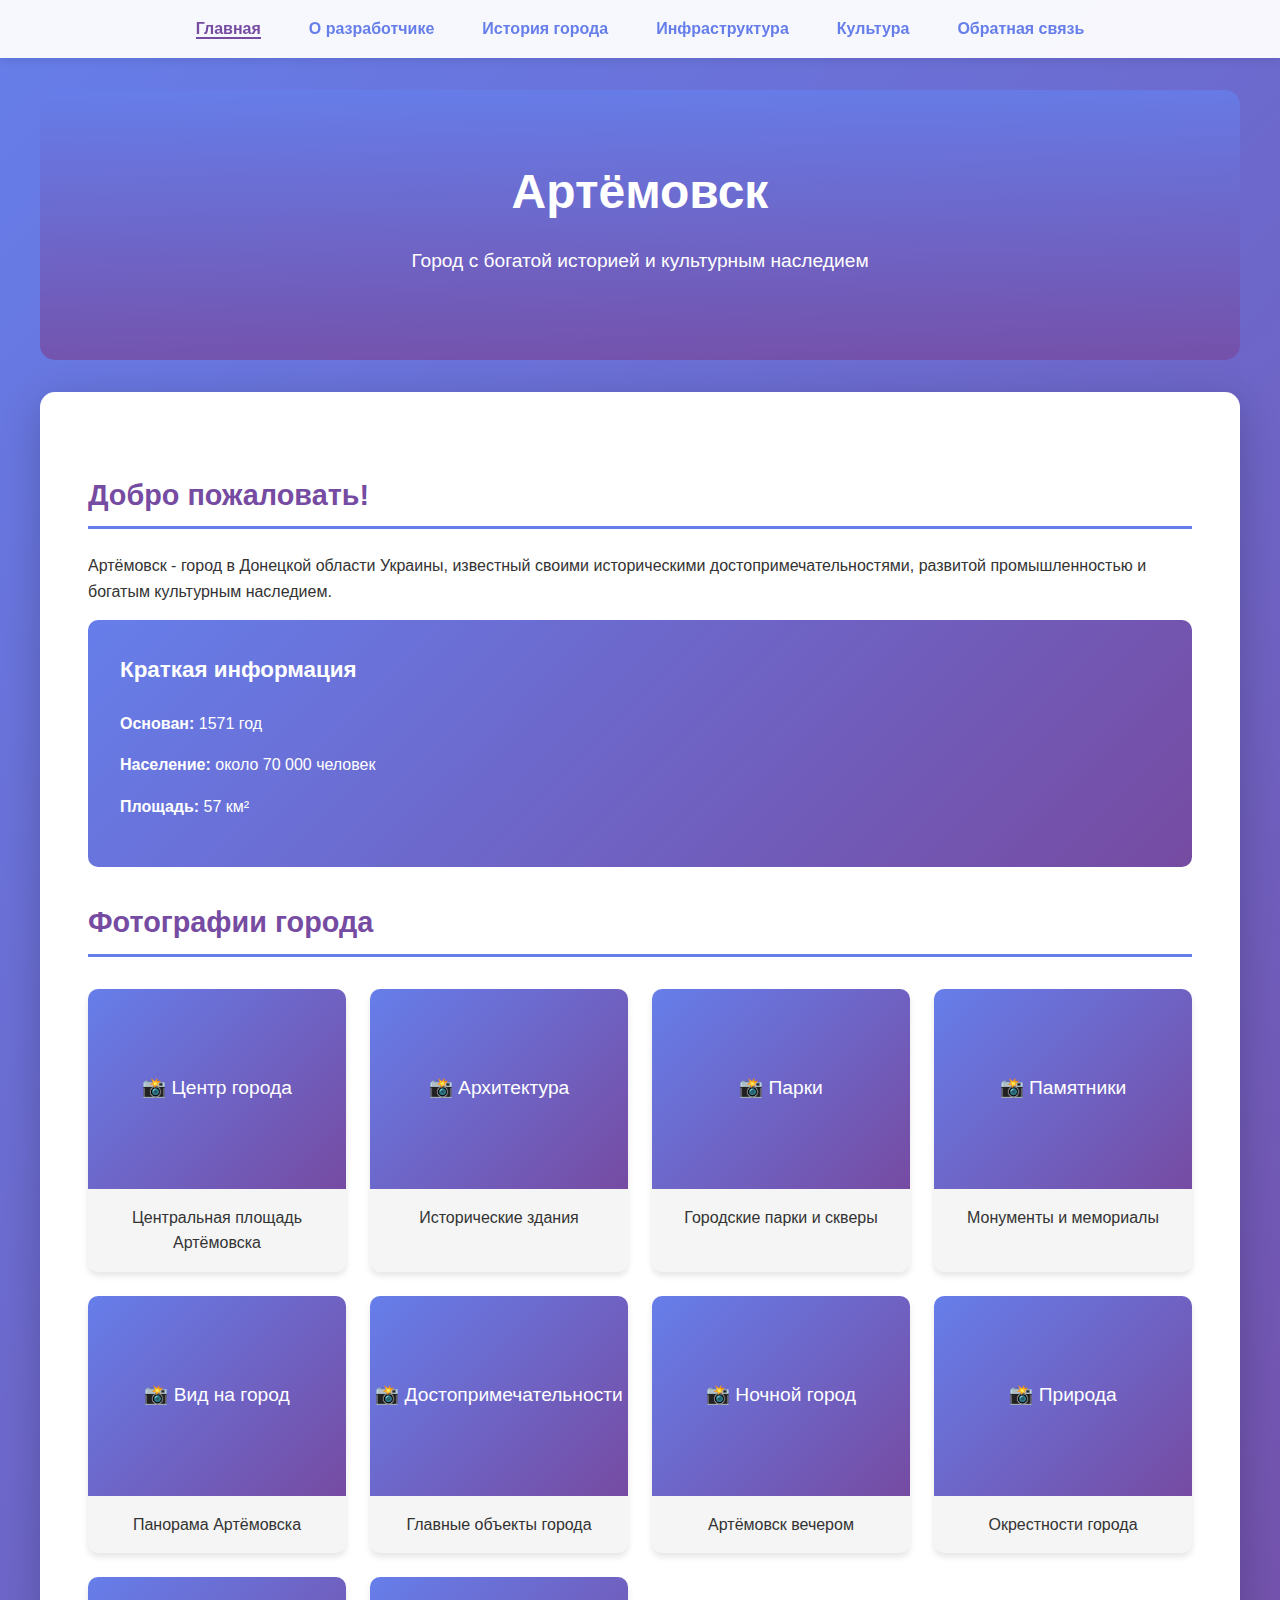
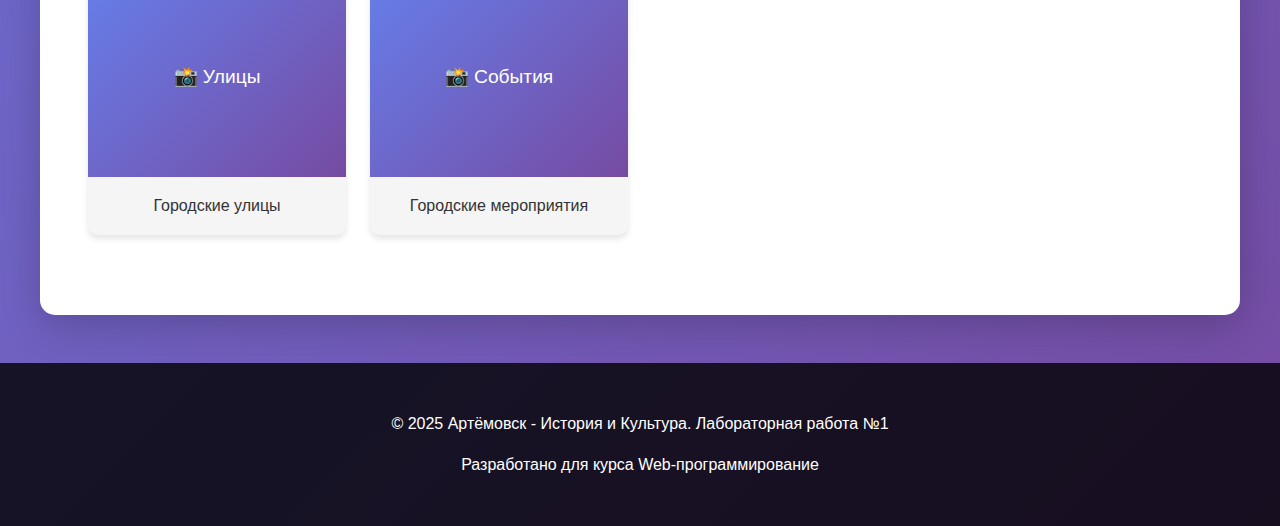
<file: index.html>
﻿<!DOCTYPE html>
<html lang="ru">
<head>
    <meta charset="UTF-8">
    <meta name="viewport" content="width=device-width, initial-scale=1.0">
    <title>Артёмовск - Главная</title>
    <link rel="stylesheet" href="css/styles.css">
</head>
<body>
    <nav>
        <ul>
            <li><a href="index.html" class="active">Главная</a></li>
            <li><a href="about.html">О разработчике</a></li>
            <li><a href="history.html">История города</a></li>
            <li><a href="infrastructure.html">Инфраструктура</a></li>
            <li><a href="culture.html">Культура</a></li>
            <li><a href="contact.html">Обратная связь</a></li>
        </ul>
    </nav>

    <div class="container">
        <div class="hero">
            <h1>Артёмовск</h1>
            <p>Город с богатой историей и культурным наследием</p>
        </div>

        <div class="page">
            <h2>Добро пожаловать!</h2>
            <p>Артёмовск - город в Донецкой области Украины, известный своими историческими достопримечательностями, развитой промышленностью и богатым культурным наследием.</p>

            <div class="info-card">
                <h3>Краткая информация</h3>
                <p><strong>Основан:</strong> 1571 год</p>
                <p><strong>Население:</strong> около 70 000 человек</p>
                <p><strong>Площадь:</strong> 57 км²</p>
            </div>

            <h2>Фотографии города</h2>
            <div class="photo-gallery">
                <div class="photo-item">
                    <div class="photo-placeholder">📸 Центр города</div>
                    <div class="photo-caption">Центральная площадь Артёмовска</div>
                </div>
                <div class="photo-item">
                    <div class="photo-placeholder">📸 Архитектура</div>
                    <div class="photo-caption">Исторические здания</div>
                </div>
                <div class="photo-item">
                    <div class="photo-placeholder">📸 Парки</div>
                    <div class="photo-caption">Городские парки и скверы</div>
                </div>
                <div class="photo-item">
                    <div class="photo-placeholder">📸 Памятники</div>
                    <div class="photo-caption">Монументы и мемориалы</div>
                </div>
                <div class="photo-item">
                    <div class="photo-placeholder">📸 Вид на город</div>
                    <div class="photo-caption">Панорама Артёмовска</div>
                </div>
                <div class="photo-item">
                    <div class="photo-placeholder">📸 Достопримечательности</div>
                    <div class="photo-caption">Главные объекты города</div>
                </div>
                <div class="photo-item">
                    <div class="photo-placeholder">📸 Ночной город</div>
                    <div class="photo-caption">Артёмовск вечером</div>
                </div>
                <div class="photo-item">
                    <div class="photo-placeholder">📸 Природа</div>
                    <div class="photo-caption">Окрестности города</div>
                </div>
                <div class="photo-item">
                    <div class="photo-placeholder">📸 Улицы</div>
                    <div class="photo-caption">Городские улицы</div>
                </div>
                <div class="photo-item">
                    <div class="photo-placeholder">📸 События</div>
                    <div class="photo-caption">Городские мероприятия</div>
                </div>
            </div>
        </div>
    </div>

    <footer>
        <p>&copy; 2025 Артёмовск - История и Культура. Лабораторная работа №1</p>
        <p>Разработано для курса Web-программирование</p>
    </footer>
</body>
</html>
</file>
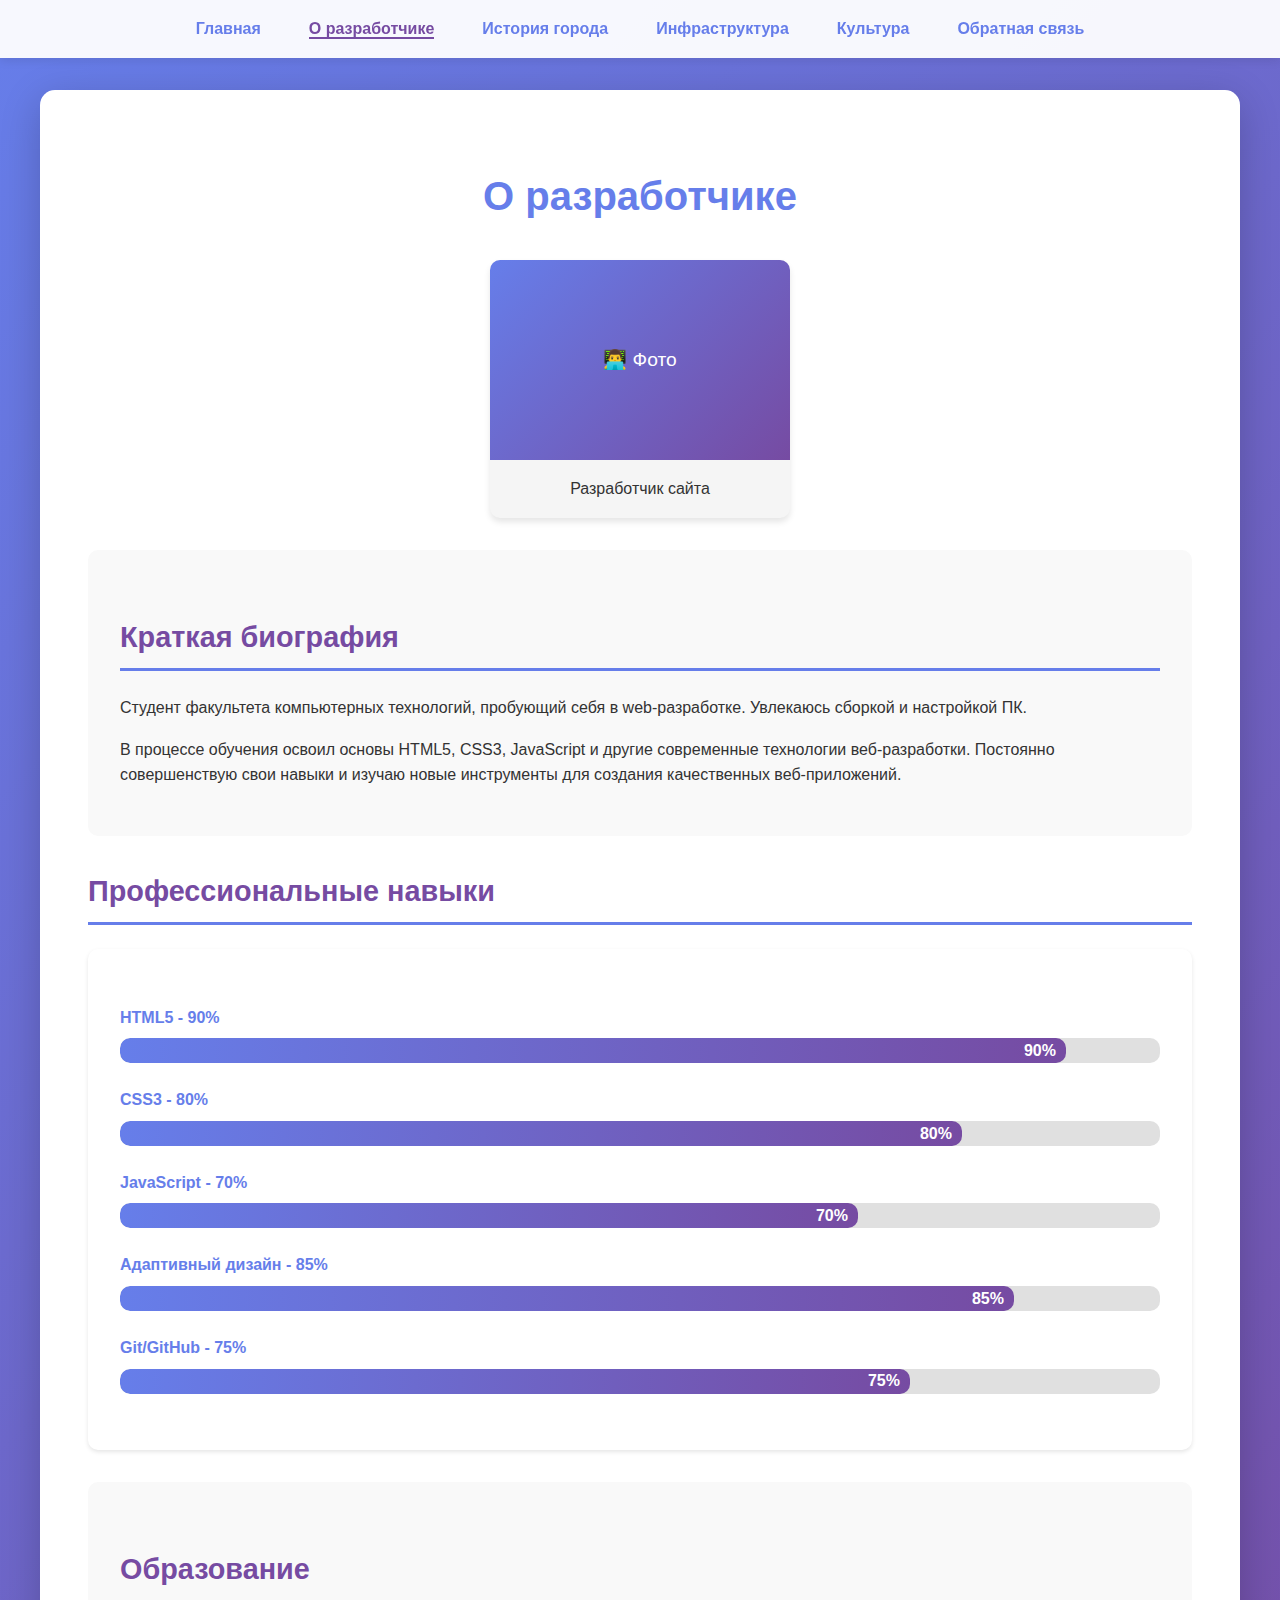
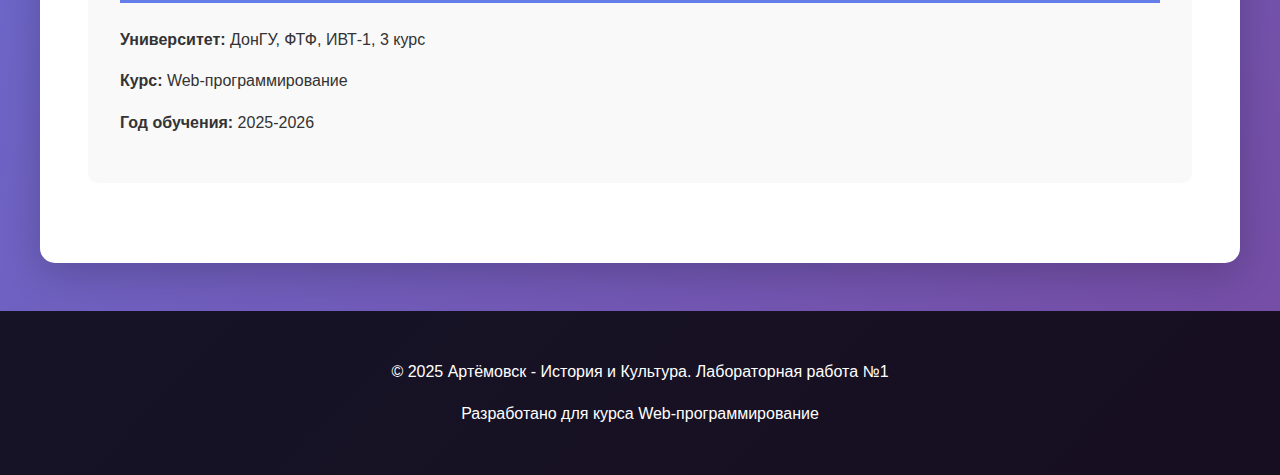
<file: about.html>
﻿<!DOCTYPE html>
<html lang="ru">
<head>
    <meta charset="UTF-8">
    <meta name="viewport" content="width=device-width, initial-scale=1.0">
    <title>О разработчике - Артёмовск</title>
    <link rel="stylesheet" href="css/styles.css">
</head>
<body>
    <nav>
        <ul>
            <li><a href="index.html">Главная</a></li>
            <li><a href="about.html" class="active">О разработчике</a></li>
            <li><a href="history.html">История города</a></li>
            <li><a href="infrastructure.html">Инфраструктура</a></li>
            <li><a href="culture.html">Культура</a></li>
            <li><a href="contact.html">Обратная связь</a></li>
        </ul>
    </nav>

    <div class="container">
        <div class="page">
            <h1>О разработчике</h1>

            <div class="photo-gallery" style="max-width: 300px; margin: 2rem auto;">
                <div class="photo-item">
                    <div class="photo-placeholder">👨‍💻 Фото</div>
                    <div class="photo-caption">Разработчик сайта</div>
                </div>
            </div>

            <div class="bio-section">
                <h2>Краткая биография</h2>
                <p>Студент факультета компьютерных технологий, пробующий себя в web-разработке. Увлекаюсь сборкой и настройкой ПК.</p>
                <p>В процессе обучения освоил основы HTML5, CSS3, JavaScript и другие современные технологии веб-разработки. Постоянно совершенствую свои навыки и изучаю новые инструменты для создания качественных веб-приложений.</p>
            </div>

            <h2>Профессиональные навыки</h2>
            <div class="skills-chart">
                <div class="skill-bar">
                    <div class="skill-name">HTML5 - 90%</div>
                    <div class="bar-container">
                        <div class="bar-fill" style="width: 90%;">90%</div>
                    </div>
                </div>
                <div class="skill-bar">
                    <div class="skill-name">CSS3 - 80%</div>
                    <div class="bar-container">
                        <div class="bar-fill" style="width: 80%;">80%</div>
                    </div>
                </div>
                <div class="skill-bar">
                    <div class="skill-name">JavaScript - 70%</div>
                    <div class="bar-container">
                        <div class="bar-fill" style="width: 70%;">70%</div>
                    </div>
                </div>
                <div class="skill-bar">
                    <div class="skill-name">Адаптивный дизайн - 85%</div>
                    <div class="bar-container">
                        <div class="bar-fill" style="width: 85%;">85%</div>
                    </div>
                </div>
                <div class="skill-bar">
                    <div class="skill-name">Git/GitHub - 75%</div>
                    <div class="bar-container">
                        <div class="bar-fill" style="width: 75%;">75%</div>
                    </div>
                </div>
            </div>

            <div class="bio-section">
                <h2>Образование</h2>
                <p><strong>Университет:</strong> ДонГУ, ФТФ, ИВТ-1, 3 курс</p>
                <p><strong>Курс:</strong> Web-программирование</p>
                <p><strong>Год обучения:</strong> 2025-2026</p>
            </div>
        </div>
    </div>

    <footer>
        <p>&copy; 2025 Артёмовск - История и Культура. Лабораторная работа №1</p>
        <p>Разработано для курса Web-программирование</p>
    </footer>
</body>
</html>
</file>
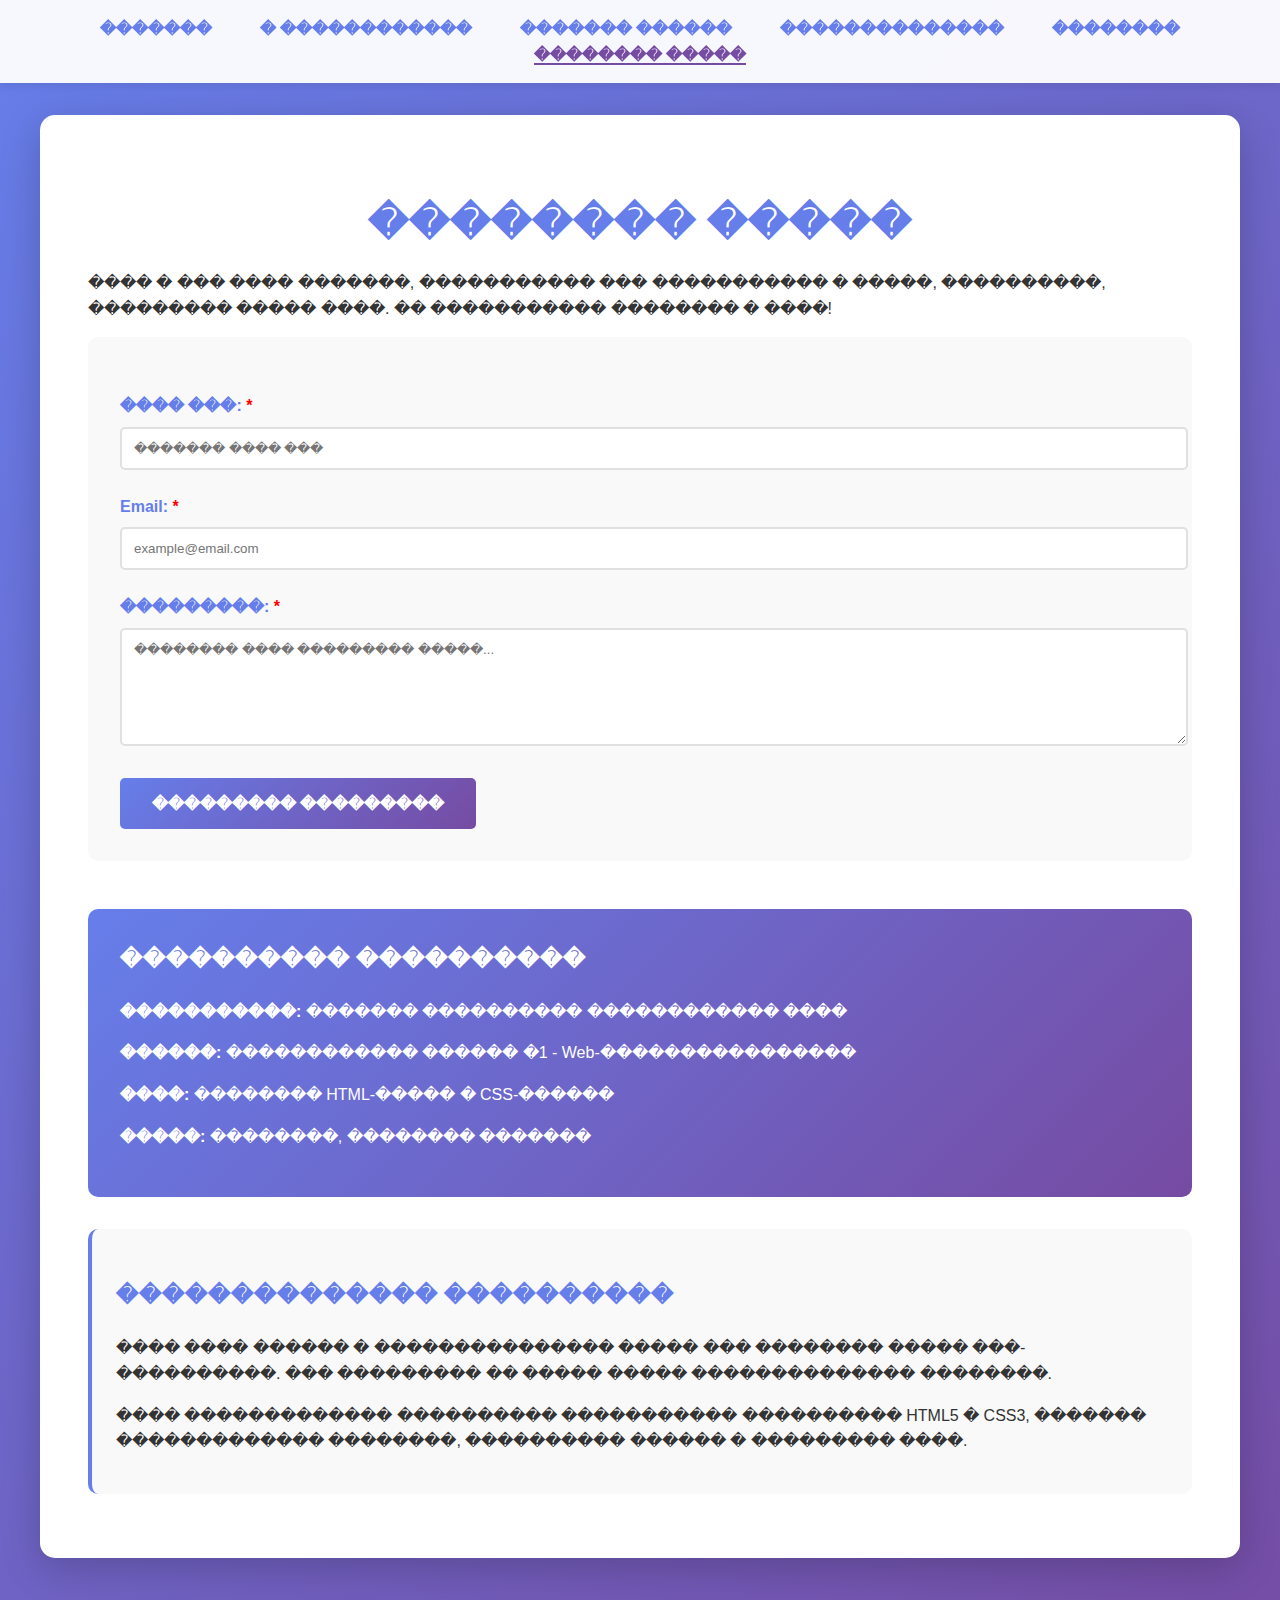
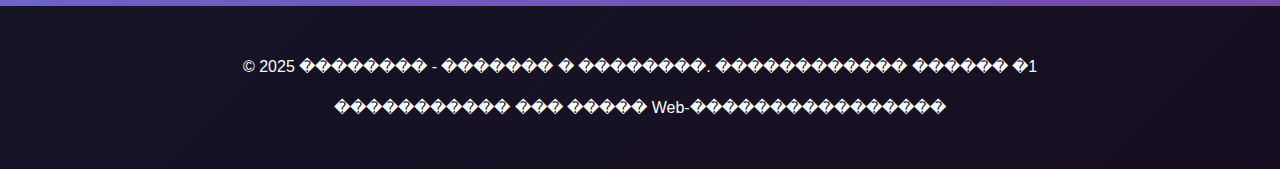
<file: contact.html>
<!DOCTYPE html>
<html lang="ru">
<head>
    <meta charset="UTF-8">
    <meta name="viewport" content="width=device-width, initial-scale=1.0">
    <title>�������� ����� - ��������</title>
    <link rel="stylesheet" href="css/styles.css">
</head>
<body>
    <nav>
        <ul>
            <li><a href="index.html">�������</a></li>
            <li><a href="about.html">� ������������</a></li>
            <li><a href="history.html">������� ������</a></li>
            <li><a href="infrastructure.html">��������������</a></li>
            <li><a href="culture.html">��������</a></li>
            <li><a href="contact.html" class="active">�������� �����</a></li>
        </ul>
    </nav>

    <div class="container">
        <div class="page">
            <h1>�������� �����</h1>

            <p>���� � ��� ���� �������, ����������� ��� ����������� � �����, ����������, ��������� ����� ����. �� ����������� �������� � ����!</p>

            <div class="contact-form">
                <form id="contactForm">
                    <div class="form-group">
                        <label for="name">���� ���: <span style="color: red;">*</span></label>
                        <input type="text" id="name" name="name" required placeholder="������� ���� ���">
                    </div>

                    <div class="form-group">
                        <label for="email">Email: <span style="color: red;">*</span></label>
                        <input type="email" id="email" name="email" required placeholder="example@email.com">
                    </div>

                    <div class="form-group">
                        <label for="message">���������: <span style="color: red;">*</span></label>
                        <textarea id="message" name="message" rows="6" required placeholder="�������� ���� ��������� �����..."></textarea>
                    </div>

                    <button type="submit">��������� ���������</button>
                </form>
            </div>

            <div class="info-card" style="margin-top: 3rem;">
                <h3>���������� ����������</h3>
                <p><strong>�����������:</strong> ������� ���������� ������������ ����</p>
                <p><strong>������:</strong> ������������ ������ �1 - Web-����������������</p>
                <p><strong>����:</strong> �������� HTML-����� � CSS-������</p>
                <p><strong>�����:</strong> ��������, �������� �������</p>
            </div>

            <div class="news-item" style="margin-top: 2rem;">
                <h3>�������������� ����������</h3>
                <p>���� ���� ������ � ��������������� ����� ��� �������� ����� ���-����������. ��� ��������� �� ����� ����� �������������� ��������.</p>
                <p>���� ������������� ���������� ����������� ���������� HTML5 � CSS3, ������� ������������� ��������, ���������� ������ � ��������� ����.</p>
            </div>
        </div>
    </div>

    <footer>
        <p>&copy; 2025 �������� - ������� � ��������. ������������ ������ �1</p>
        <p>����������� ��� ����� Web-����������������</p>
    </footer>

    <script src="js/script.js"></script>
</body>
</html>
</file>
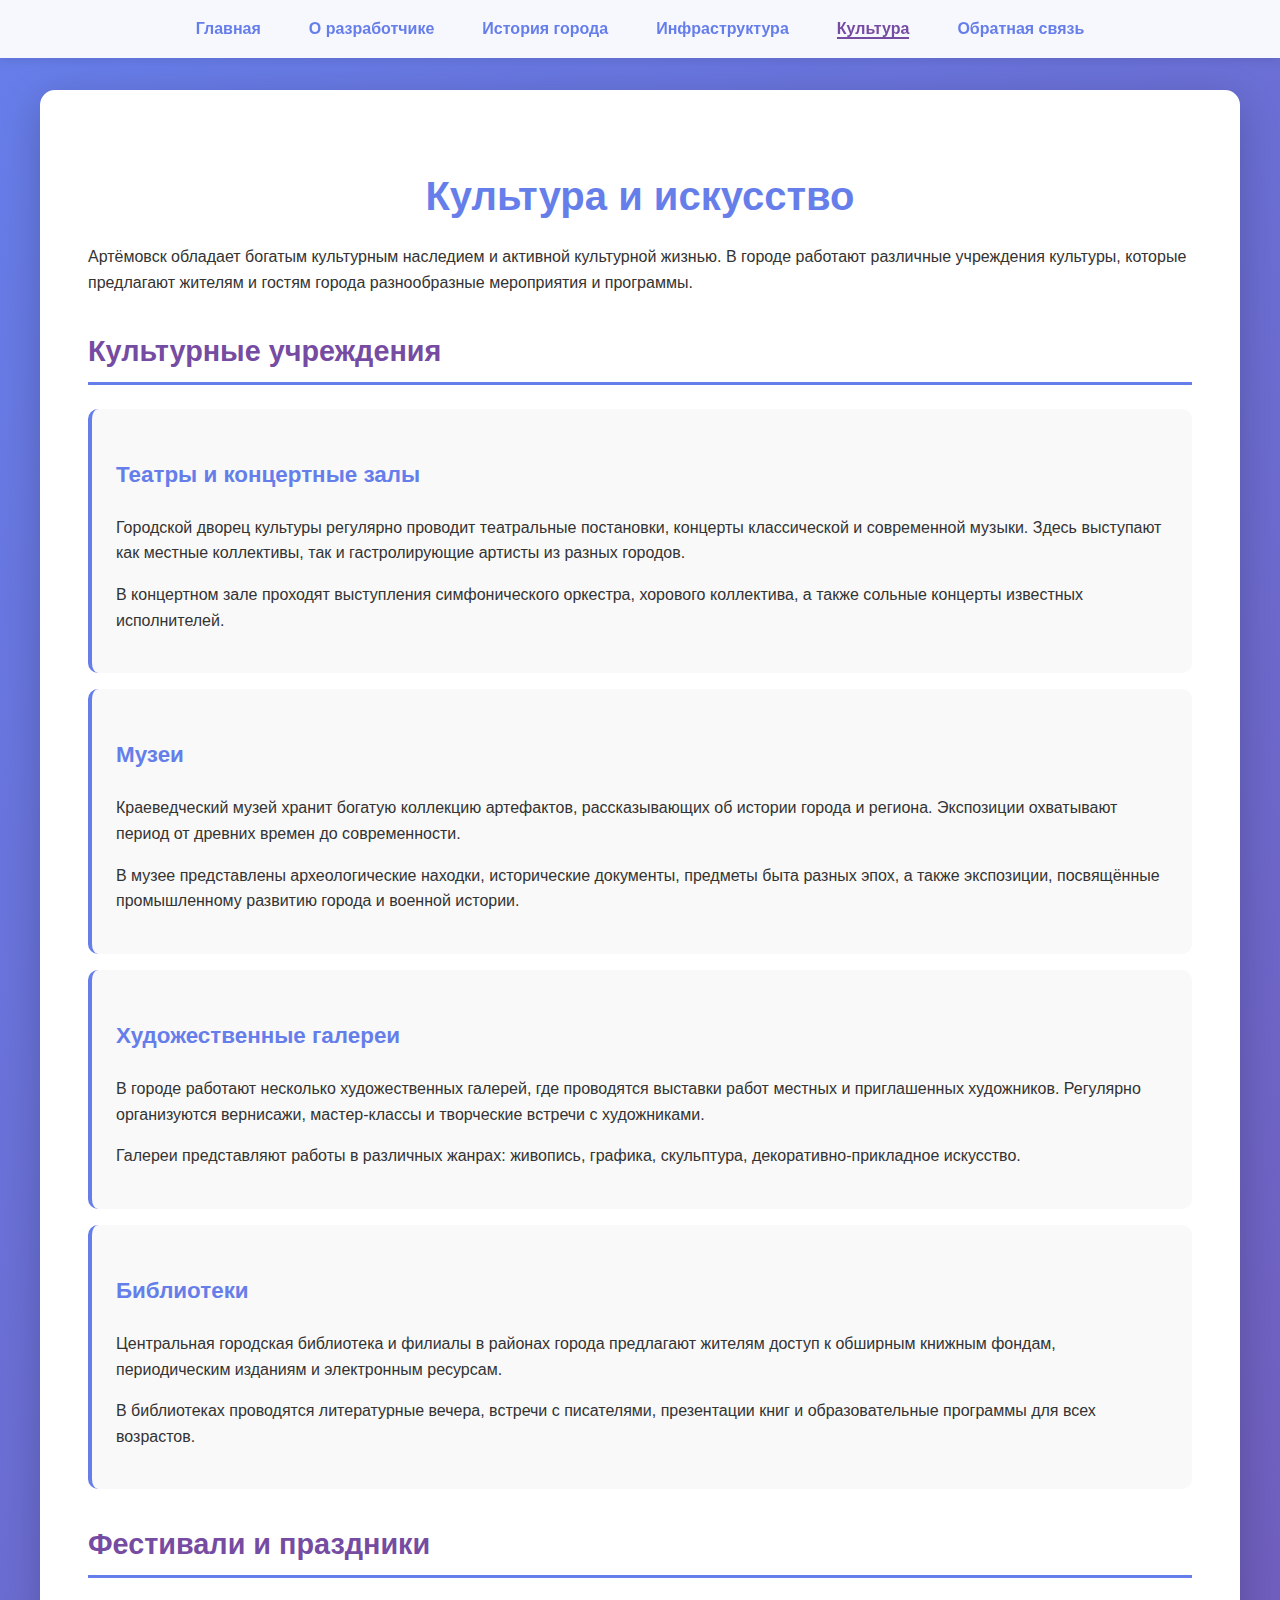
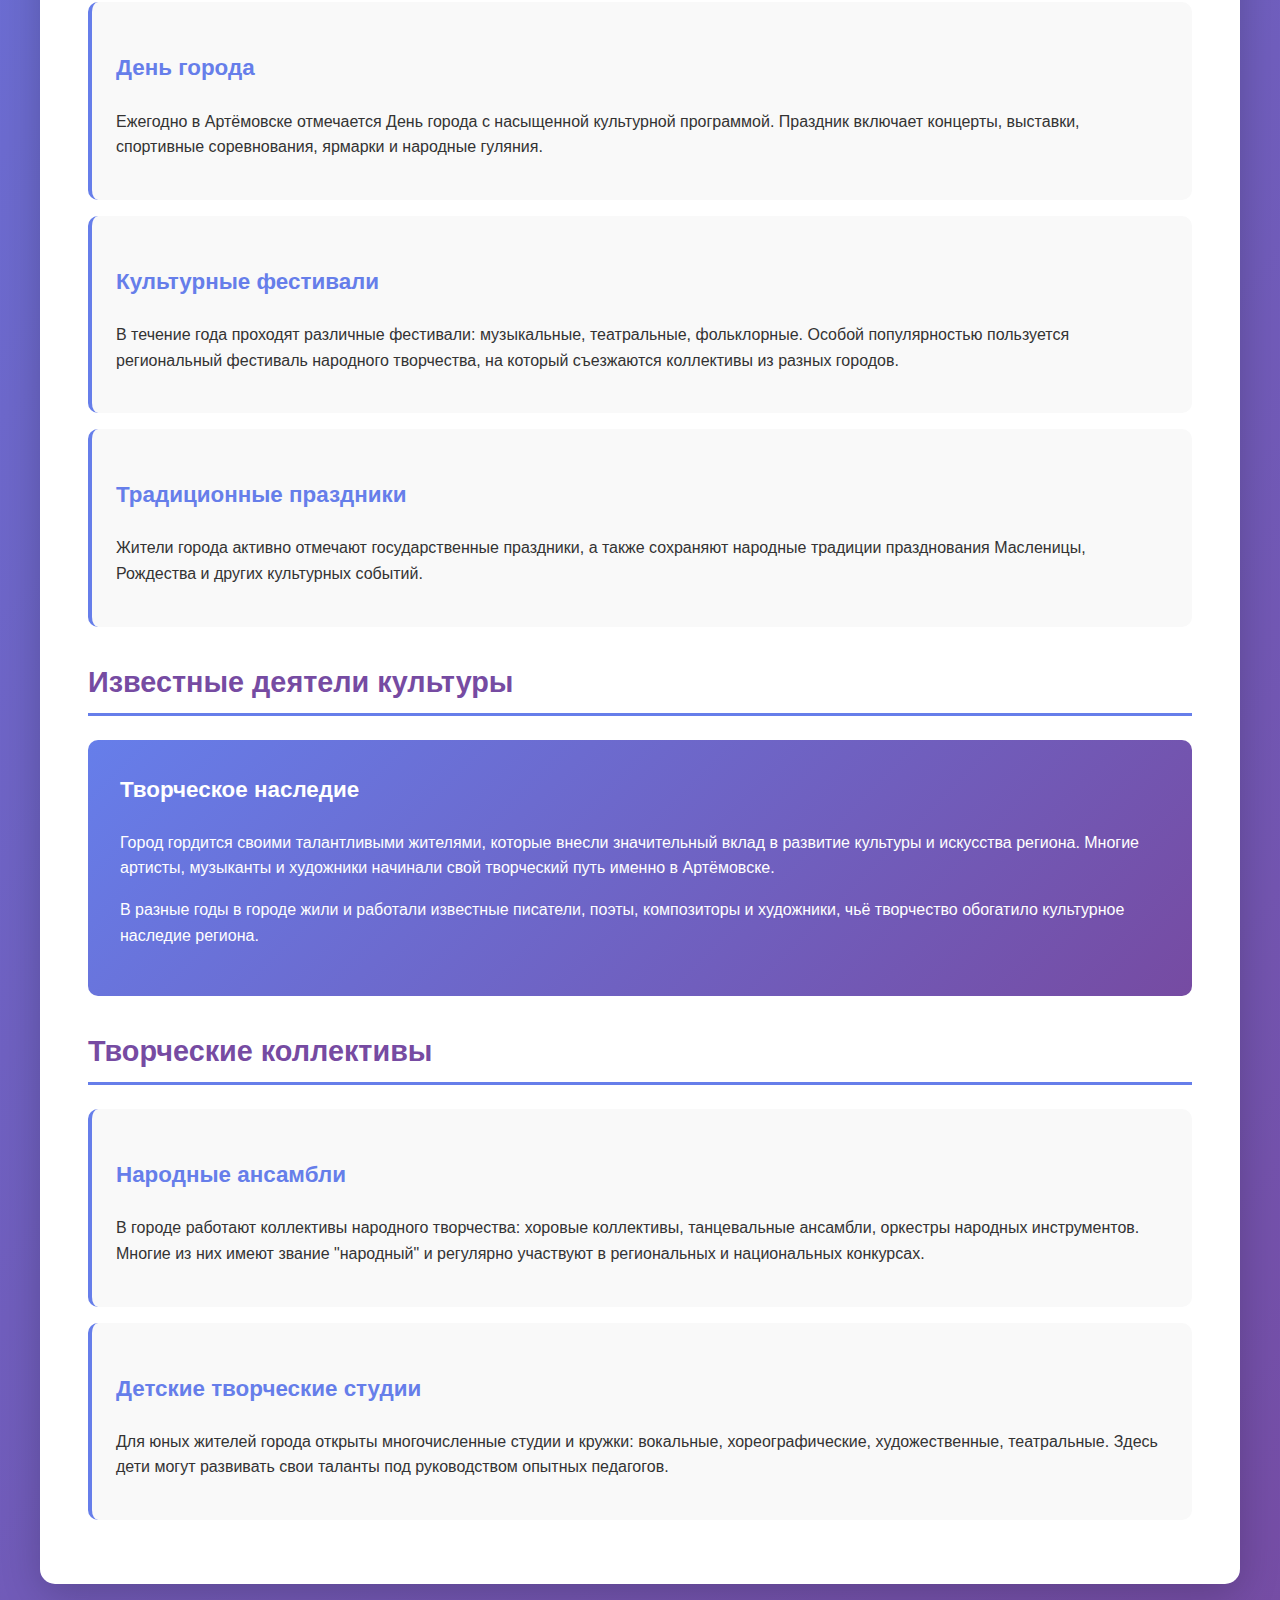
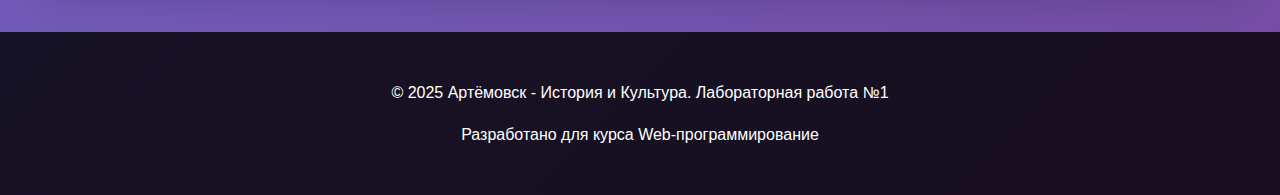
<file: culture.html>
<!DOCTYPE html>
<html lang="ru">
<head>
    <meta charset="UTF-8">
    <meta name="viewport" content="width=device-width, initial-scale=1.0">
    <title>Культура и искусство - Артёмовск</title>
    <link rel="stylesheet" href="css/styles.css">
</head>
<body>
    <nav>
        <ul>
            <li><a href="index.html">Главная</a></li>
            <li><a href="about.html">О разработчике</a></li>
            <li><a href="history.html">История города</a></li>
            <li><a href="infrastructure.html">Инфраструктура</a></li>
            <li><a href="culture.html" class="active">Культура</a></li>
            <li><a href="contact.html">Обратная связь</a></li>
        </ul>
    </nav>

    <div class="container">
        <div class="page">
            <h1>Культура и искусство</h1>

            <p>Артёмовск обладает богатым культурным наследием и активной культурной жизнью. В городе работают различные учреждения культуры, которые предлагают жителям и гостям города разнообразные мероприятия и программы.</p>

            <h2>Культурные учреждения</h2>

            <div class="news-item">
                <h3>Театры и концертные залы</h3>
                <p>Городской дворец культуры регулярно проводит театральные постановки, концерты классической и современной музыки. Здесь выступают как местные коллективы, так и гастролирующие артисты из разных городов.</p>
                <p>В концертном зале проходят выступления симфонического оркестра, хорового коллектива, а также сольные концерты известных исполнителей.</p>
            </div>

            <div class="news-item">
                <h3>Музеи</h3>
                <p>Краеведческий музей хранит богатую коллекцию артефактов, рассказывающих об истории города и региона. Экспозиции охватывают период от древних времен до современности.</p>
                <p>В музее представлены археологические находки, исторические документы, предметы быта разных эпох, а также экспозиции, посвящённые промышленному развитию города и военной истории.</p>
            </div>

            <div class="news-item">
                <h3>Художественные галереи</h3>
                <p>В городе работают несколько художественных галерей, где проводятся выставки работ местных и приглашенных художников. Регулярно организуются вернисажи, мастер-классы и творческие встречи с художниками.</p>
                <p>Галереи представляют работы в различных жанрах: живопись, графика, скульптура, декоративно-прикладное искусство.</p>
            </div>

            <div class="news-item">
                <h3>Библиотеки</h3>
                <p>Центральная городская библиотека и филиалы в районах города предлагают жителям доступ к обширным книжным фондам, периодическим изданиям и электронным ресурсам.</p>
                <p>В библиотеках проводятся литературные вечера, встречи с писателями, презентации книг и образовательные программы для всех возрастов.</p>
            </div>

            <h2>Фестивали и праздники</h2>

            <div class="news-item">
                <h3>День города</h3>
                <p>Ежегодно в Артёмовске отмечается День города с насыщенной культурной программой. Праздник включает концерты, выставки, спортивные соревнования, ярмарки и народные гуляния.</p>
            </div>

            <div class="news-item">
                <h3>Культурные фестивали</h3>
                <p>В течение года проходят различные фестивали: музыкальные, театральные, фольклорные. Особой популярностью пользуется региональный фестиваль народного творчества, на который съезжаются коллективы из разных городов.</p>
            </div>

            <div class="news-item">
                <h3>Традиционные праздники</h3>
                <p>Жители города активно отмечают государственные праздники, а также сохраняют народные традиции празднования Масленицы, Рождества и других культурных событий.</p>
            </div>

            <h2>Известные деятели культуры</h2>
            <div class="info-card">
                <h3>Творческое наследие</h3>
                <p>Город гордится своими талантливыми жителями, которые внесли значительный вклад в развитие культуры и искусства региона. Многие артисты, музыканты и художники начинали свой творческий путь именно в Артёмовске.</p>
                <p>В разные годы в городе жили и работали известные писатели, поэты, композиторы и художники, чьё творчество обогатило культурное наследие региона.</p>
            </div>

            <h2>Творческие коллективы</h2>

            <div class="news-item">
                <h3>Народные ансамбли</h3>
                <p>В городе работают коллективы народного творчества: хоровые коллективы, танцевальные ансамбли, оркестры народных инструментов. Многие из них имеют звание "народный" и регулярно участвуют в региональных и национальных конкурсах.</p>
            </div>

            <div class="news-item">
                <h3>Детские творческие студии</h3>
                <p>Для юных жителей города открыты многочисленные студии и кружки: вокальные, хореографические, художественные, театральные. Здесь дети могут развивать свои таланты под руководством опытных педагогов.</p>
            </div>
        </div>
    </div>

    <footer>
        <p>&copy; 2025 Артёмовск - История и Культура. Лабораторная работа №1</p>
        <p>Разработано для курса Web-программирование</p>
    </footer>
</body>
</html>
</file>
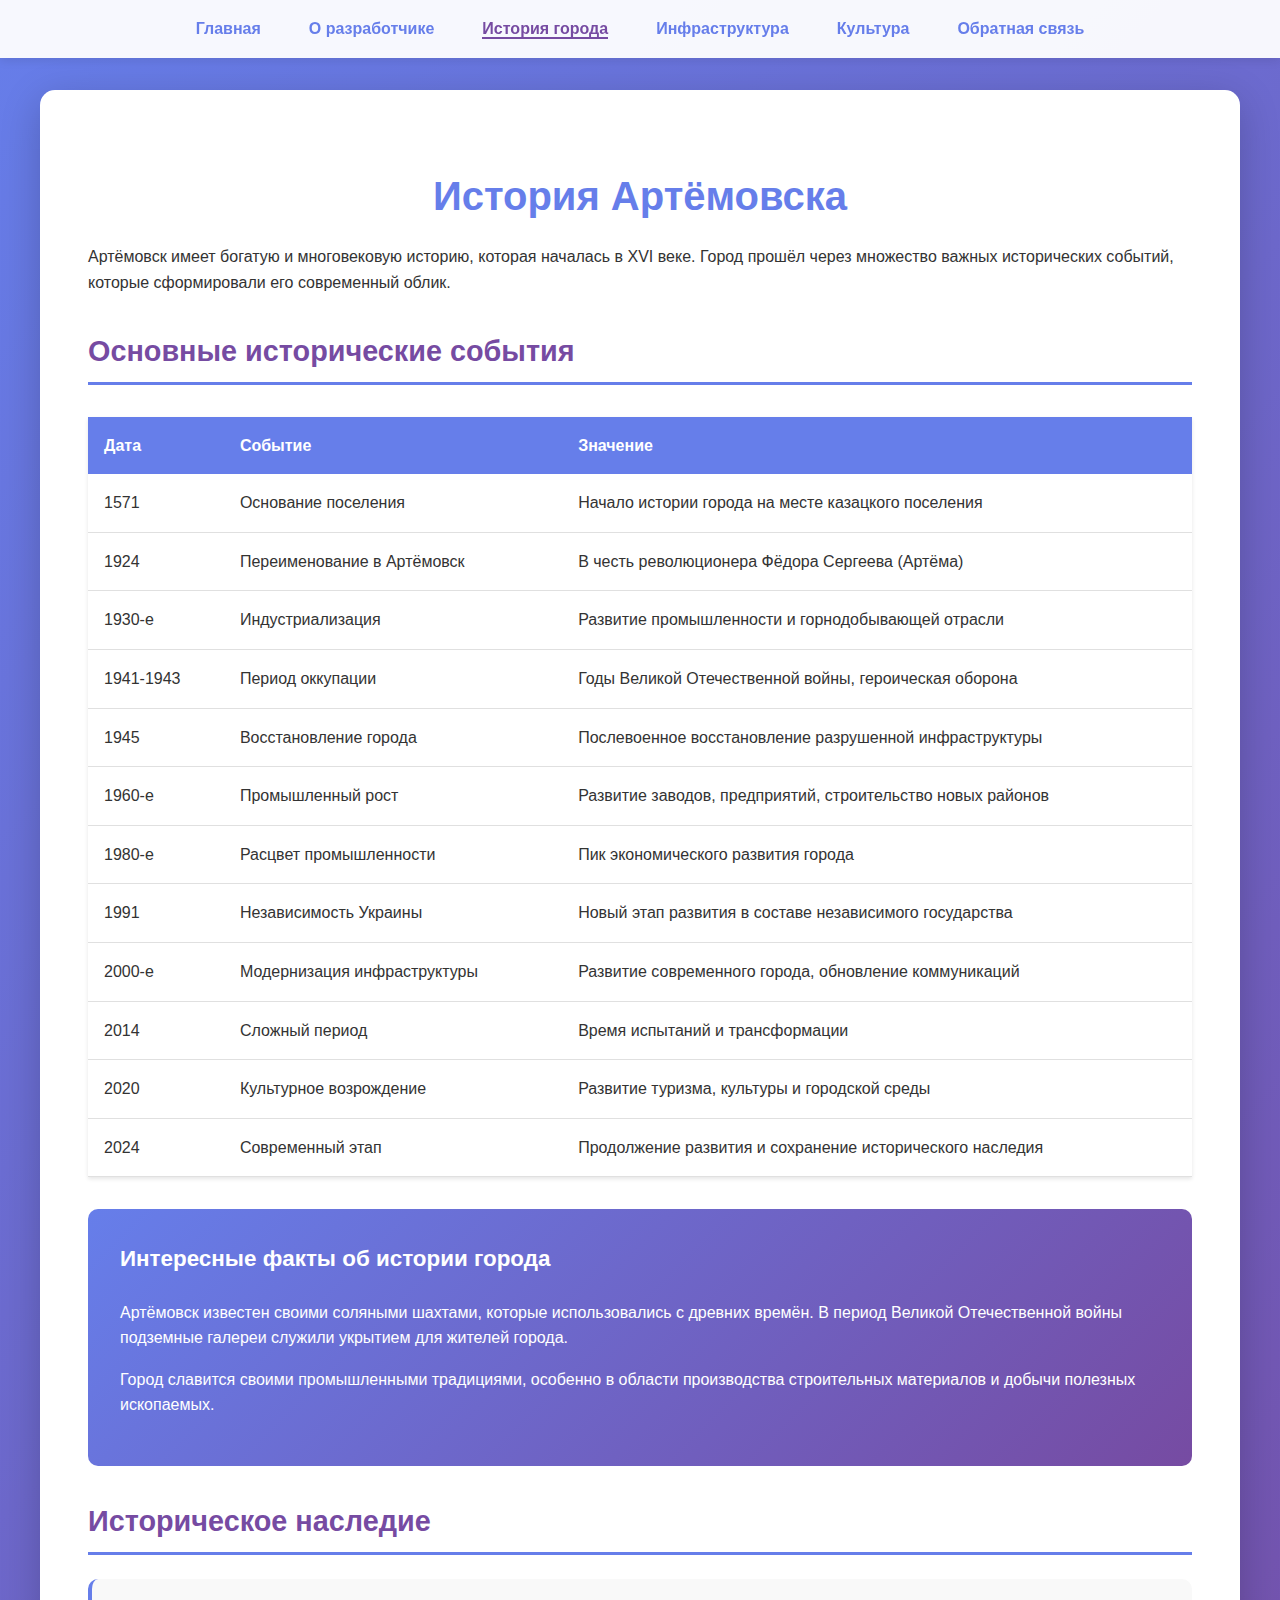
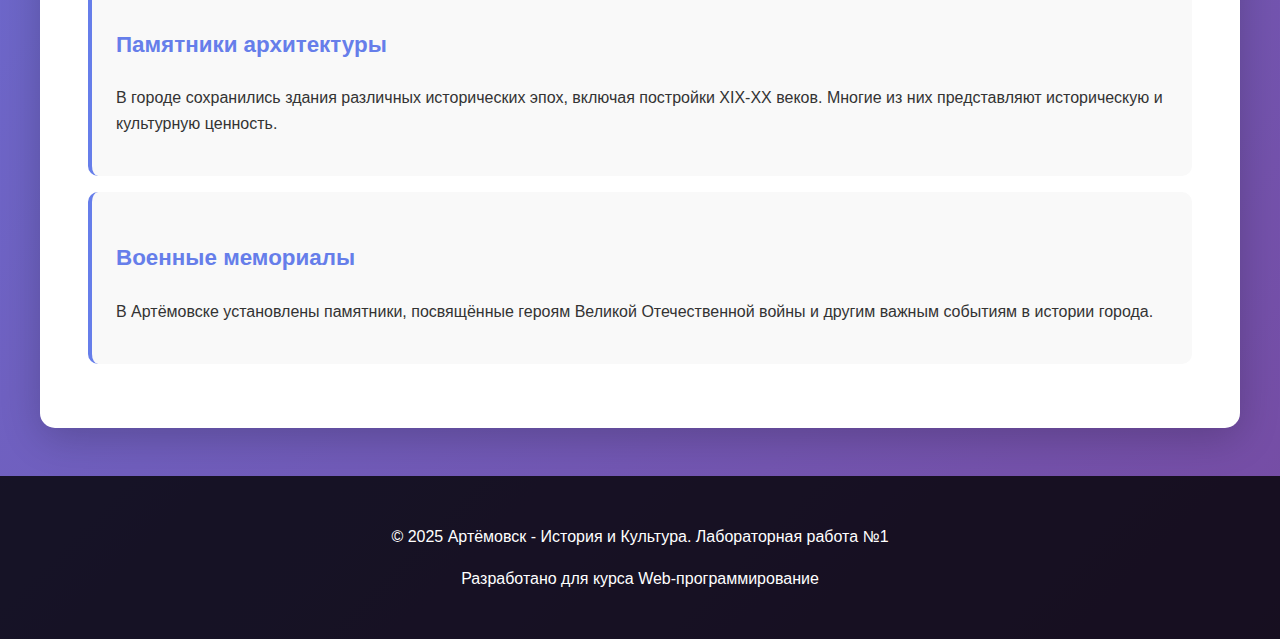
<file: history.html>
<!DOCTYPE html>
<html lang="ru">
<head>
    <meta charset="UTF-8">
    <meta name="viewport" content="width=device-width, initial-scale=1.0">
    <title>История города - Артёмовск</title>
    <link rel="stylesheet" href="css/styles.css">
</head>
<body>
    <nav>
        <ul>
            <li><a href="index.html">Главная</a></li>
            <li><a href="about.html">О разработчике</a></li>
            <li><a href="history.html" class="active">История города</a></li>
            <li><a href="infrastructure.html">Инфраструктура</a></li>
            <li><a href="culture.html">Культура</a></li>
            <li><a href="contact.html">Обратная связь</a></li>
        </ul>
    </nav>

    <div class="container">
        <div class="page">
            <h1>История Артёмовска</h1>

            <p>Артёмовск имеет богатую и многовековую историю, которая началась в XVI веке. Город прошёл через множество важных исторических событий, которые сформировали его современный облик.</p>

            <h2>Основные исторические события</h2>
            <table class="history-table">
                <thead>
                    <tr>
                        <th>Дата</th>
                        <th>Событие</th>
                        <th>Значение</th>
                    </tr>
                </thead>
                <tbody>
                    <tr>
                        <td>1571</td>
                        <td>Основание поселения</td>
                        <td>Начало истории города на месте казацкого поселения</td>
                    </tr>
                    <tr>
                        <td>1924</td>
                        <td>Переименование в Артёмовск</td>
                        <td>В честь революционера Фёдора Сергеева (Артёма)</td>
                    </tr>
                    <tr>
                        <td>1930-е</td>
                        <td>Индустриализация</td>
                        <td>Развитие промышленности и горнодобывающей отрасли</td>
                    </tr>
                    <tr>
                        <td>1941-1943</td>
                        <td>Период оккупации</td>
                        <td>Годы Великой Отечественной войны, героическая оборона</td>
                    </tr>
                    <tr>
                        <td>1945</td>
                        <td>Восстановление города</td>
                        <td>Послевоенное восстановление разрушенной инфраструктуры</td>
                    </tr>
                    <tr>
                        <td>1960-е</td>
                        <td>Промышленный рост</td>
                        <td>Развитие заводов, предприятий, строительство новых районов</td>
                    </tr>
                    <tr>
                        <td>1980-е</td>
                        <td>Расцвет промышленности</td>
                        <td>Пик экономического развития города</td>
                    </tr>
                    <tr>
                        <td>1991</td>
                        <td>Независимость Украины</td>
                        <td>Новый этап развития в составе независимого государства</td>
                    </tr>
                    <tr>
                        <td>2000-е</td>
                        <td>Модернизация инфраструктуры</td>
                        <td>Развитие современного города, обновление коммуникаций</td>
                    </tr>
                    <tr>
                        <td>2014</td>
                        <td>Сложный период</td>
                        <td>Время испытаний и трансформации</td>
                    </tr>
                    <tr>
                        <td>2020</td>
                        <td>Культурное возрождение</td>
                        <td>Развитие туризма, культуры и городской среды</td>
                    </tr>
                    <tr>
                        <td>2024</td>
                        <td>Современный этап</td>
                        <td>Продолжение развития и сохранение исторического наследия</td>
                    </tr>
                </tbody>
            </table>

            <div class="info-card">
                <h3>Интересные факты об истории города</h3>
                <p>Артёмовск известен своими соляными шахтами, которые использовались с древних времён. В период Великой Отечественной войны подземные галереи служили укрытием для жителей города.</p>
                <p>Город славится своими промышленными традициями, особенно в области производства строительных материалов и добычи полезных ископаемых.</p>
            </div>

            <h2>Историческое наследие</h2>
            <div class="news-item">
                <h3>Памятники архитектуры</h3>
                <p>В городе сохранились здания различных исторических эпох, включая постройки XIX-XX веков. Многие из них представляют историческую и культурную ценность.</p>
            </div>

            <div class="news-item">
                <h3>Военные мемориалы</h3>
                <p>В Артёмовске установлены памятники, посвящённые героям Великой Отечественной войны и другим важным событиям в истории города.</p>
            </div>
        </div>
    </div>

    <footer>
        <p>&copy; 2025 Артёмовск - История и Культура. Лабораторная работа №1</p>
        <p>Разработано для курса Web-программирование</p>
    </footer>
</body>
</html>
</file>
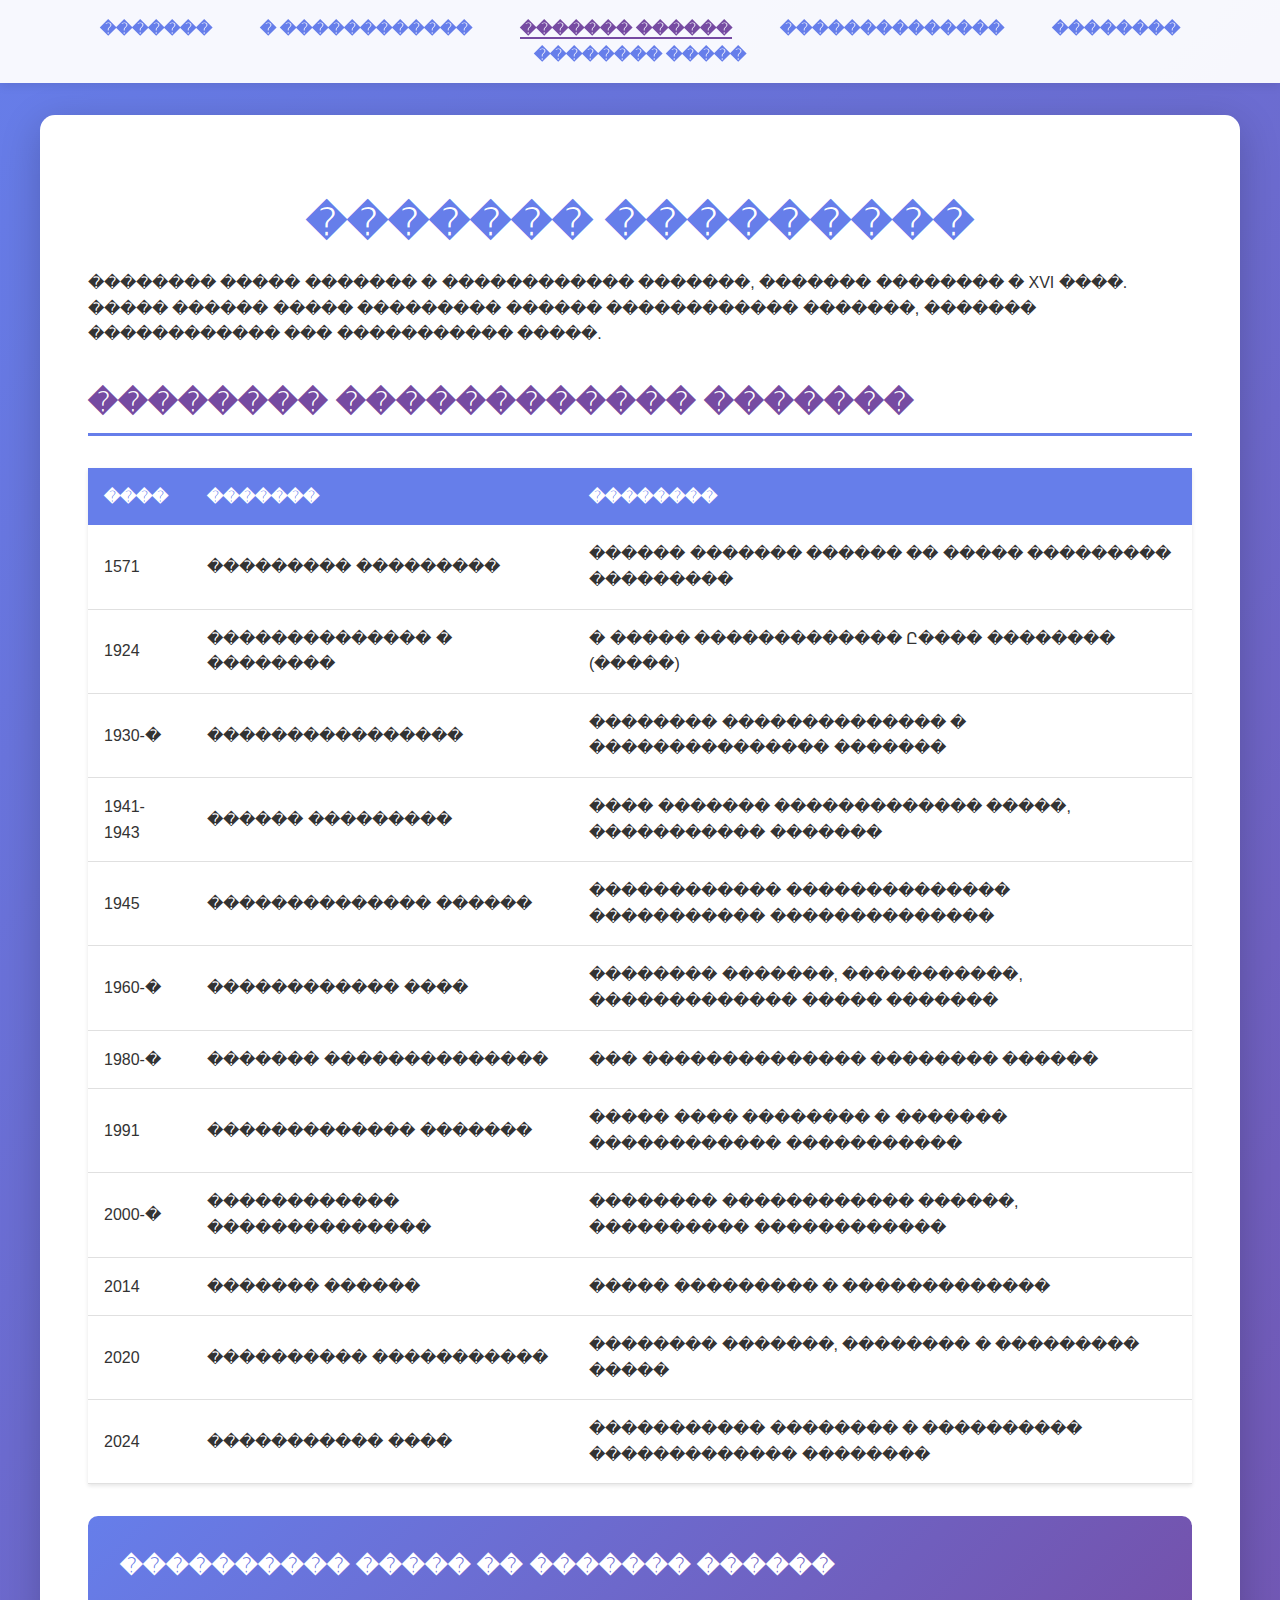
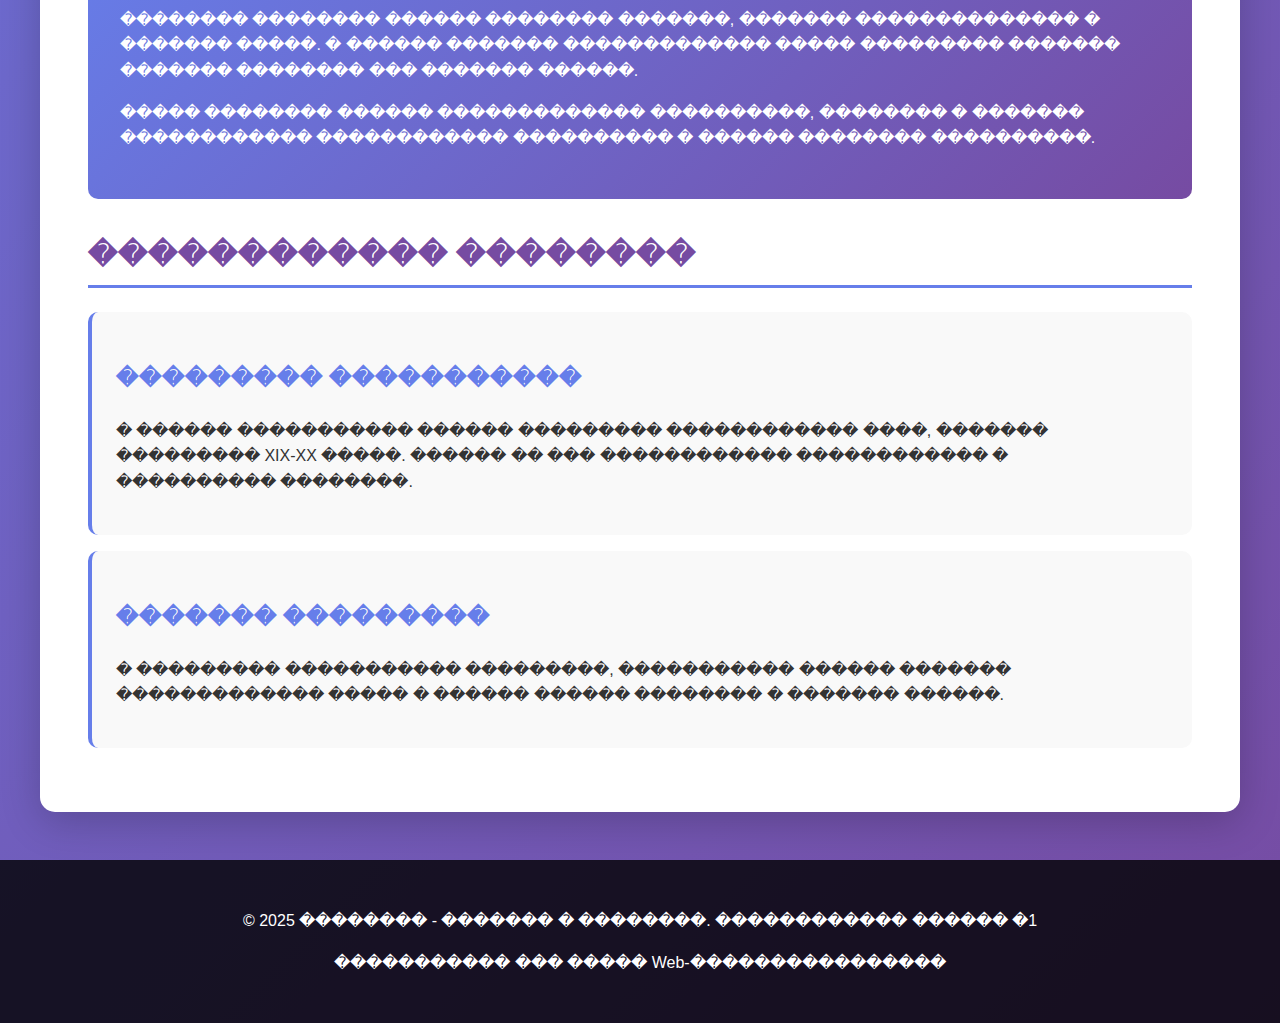
<file: hystory.html>
<!DOCTYPE html>
<html lang="ru">
<head>
    <meta charset="UTF-8">
    <meta name="viewport" content="width=device-width, initial-scale=1.0">
    <title>������� ������ - ��������</title>
    <link rel="stylesheet" href="css/styles.css">
</head>
<body>
    <nav>
        <ul>
            <li><a href="index.html">�������</a></li>
            <li><a href="about.html">� ������������</a></li>
            <li><a href="history.html" class="active">������� ������</a></li>
            <li><a href="infrastructure.html">��������������</a></li>
            <li><a href="culture.html">��������</a></li>
            <li><a href="contact.html">�������� �����</a></li>
        </ul>
    </nav>

    <div class="container">
        <div class="page">
            <h1>������� ���������</h1>

            <p>�������� ����� ������� � ������������ �������, ������� �������� � XVI ����. ����� ������ ����� ��������� ������ ������������ �������, ������� ������������ ��� ����������� �����.</p>

            <h2>�������� ������������ �������</h2>
            <table class="history-table">
                <thead>
                    <tr>
                        <th>����</th>
                        <th>�������</th>
                        <th>��������</th>
                    </tr>
                </thead>
                <tbody>
                    <tr>
                        <td>1571</td>
                        <td>��������� ���������</td>
                        <td>������ ������� ������ �� ����� ��������� ���������</td>
                    </tr>
                    <tr>
                        <td>1924</td>
                        <td>�������������� � ��������</td>
                        <td>� ����� ������������� Ը���� �������� (�����)</td>
                    </tr>
                    <tr>
                        <td>1930-�</td>
                        <td>����������������</td>
                        <td>�������� �������������� � ��������������� �������</td>
                    </tr>
                    <tr>
                        <td>1941-1943</td>
                        <td>������ ���������</td>
                        <td>���� ������� ������������� �����, ����������� �������</td>
                    </tr>
                    <tr>
                        <td>1945</td>
                        <td>�������������� ������</td>
                        <td>������������ �������������� ����������� ��������������</td>
                    </tr>
                    <tr>
                        <td>1960-�</td>
                        <td>������������ ����</td>
                        <td>�������� �������, �����������, ������������� ����� �������</td>
                    </tr>
                    <tr>
                        <td>1980-�</td>
                        <td>������� ��������������</td>
                        <td>��� �������������� �������� ������</td>
                    </tr>
                    <tr>
                        <td>1991</td>
                        <td>������������� �������</td>
                        <td>����� ���� �������� � ������� ������������ �����������</td>
                    </tr>
                    <tr>
                        <td>2000-�</td>
                        <td>������������ ��������������</td>
                        <td>�������� ������������ ������, ���������� ������������</td>
                    </tr>
                    <tr>
                        <td>2014</td>
                        <td>������� ������</td>
                        <td>����� ��������� � �������������</td>
                    </tr>
                    <tr>
                        <td>2020</td>
                        <td>���������� �����������</td>
                        <td>�������� �������, �������� � ��������� �����</td>
                    </tr>
                    <tr>
                        <td>2024</td>
                        <td>����������� ����</td>
                        <td>����������� �������� � ���������� ������������� ��������</td>
                    </tr>
                </tbody>
            </table>

            <div class="info-card">
                <h3>���������� ����� �� ������� ������</h3>
                <p>�������� �������� ������ �������� �������, ������� �������������� � ������� �����. � ������ ������� ������������� ����� ��������� ������� ������� �������� ��� ������� ������.</p>
                <p>����� �������� ������ ������������� ����������, �������� � ������� ������������ ������������ ���������� � ������ �������� ����������.</p>
            </div>

            <h2>������������ ��������</h2>
            <div class="news-item">
                <h3>��������� �����������</h3>
                <p>� ������ ����������� ������ ��������� ������������ ����, ������� ��������� XIX-XX �����. ������ �� ��� ������������ ������������ � ���������� ��������.</p>
            </div>

            <div class="news-item">
                <h3>������� ���������</h3>
                <p>� ��������� ����������� ���������, ����������� ������ ������� ������������� ����� � ������ ������ �������� � ������� ������.</p>
            </div>
        </div>
    </div>

    <footer>
        <p>&copy; 2025 �������� - ������� � ��������. ������������ ������ �1</p>
        <p>����������� ��� ����� Web-����������������</p>
    </footer>
</body>
</html>
</file>
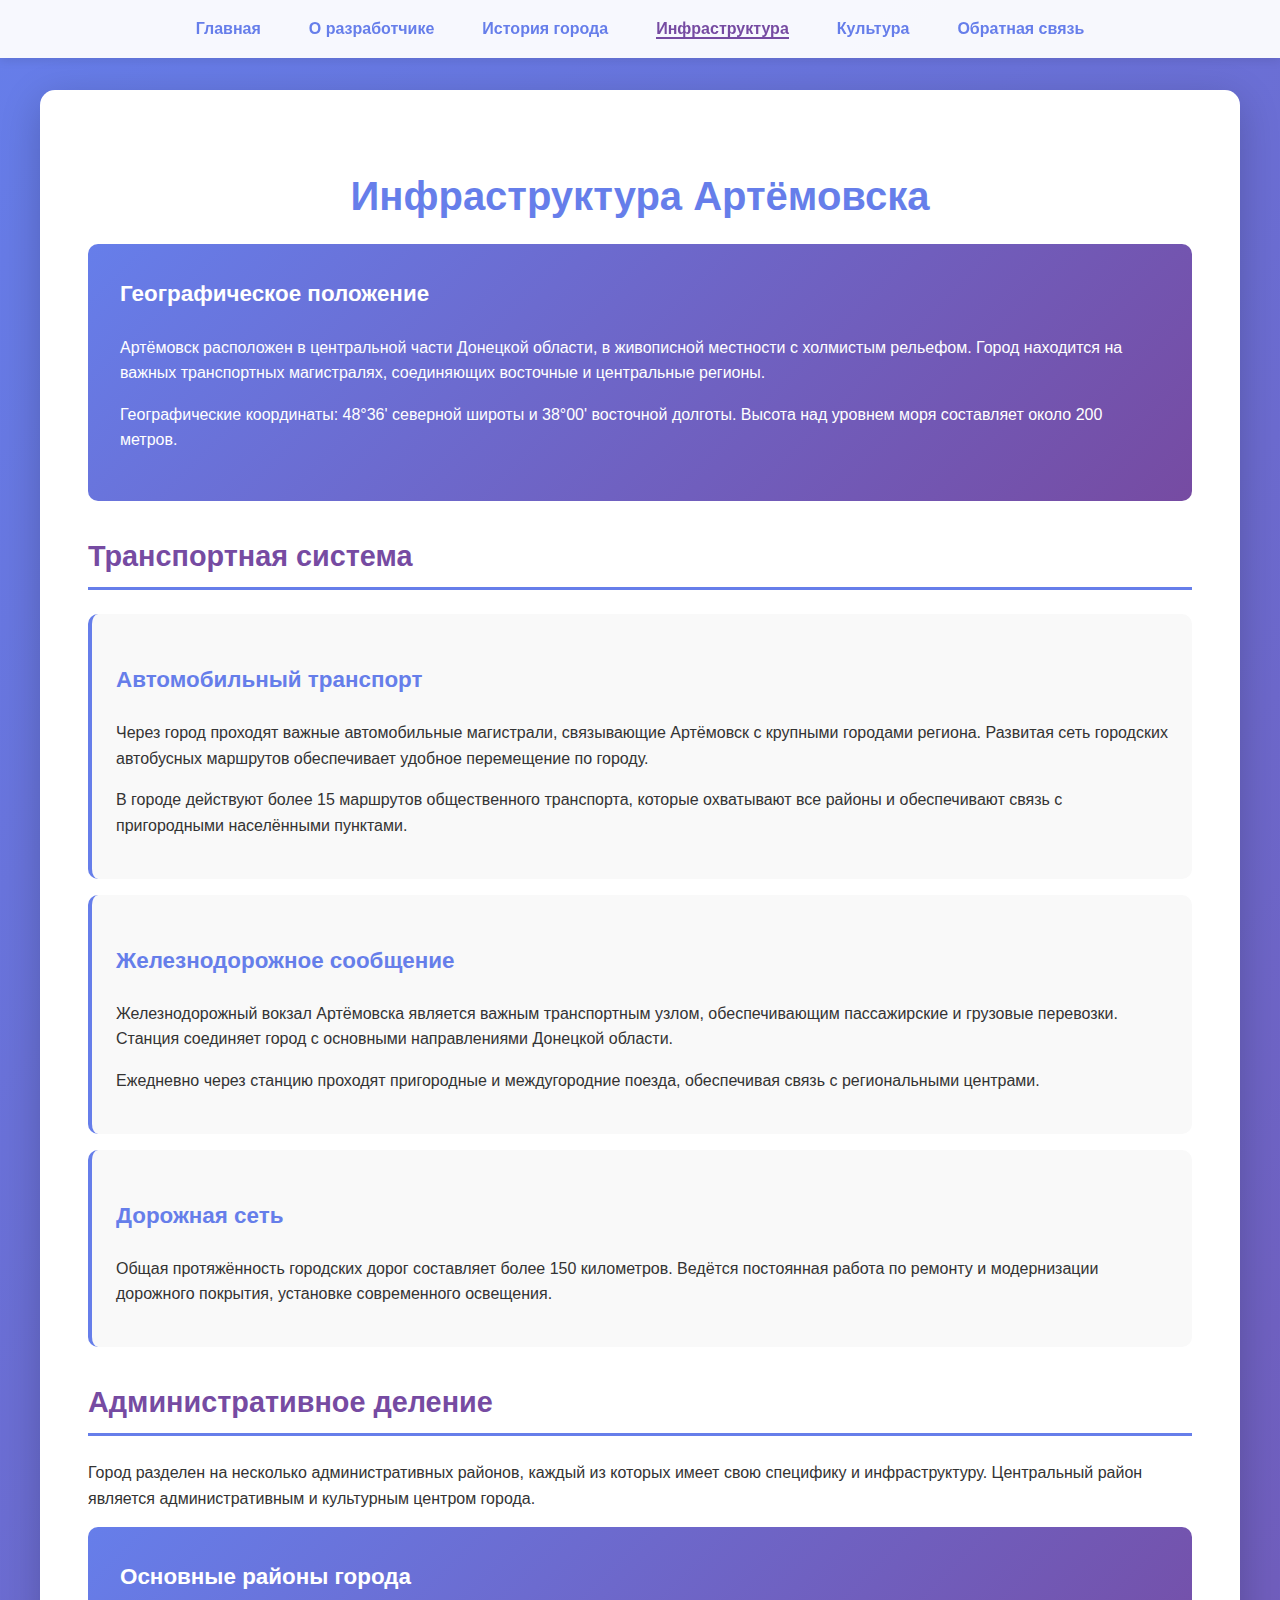
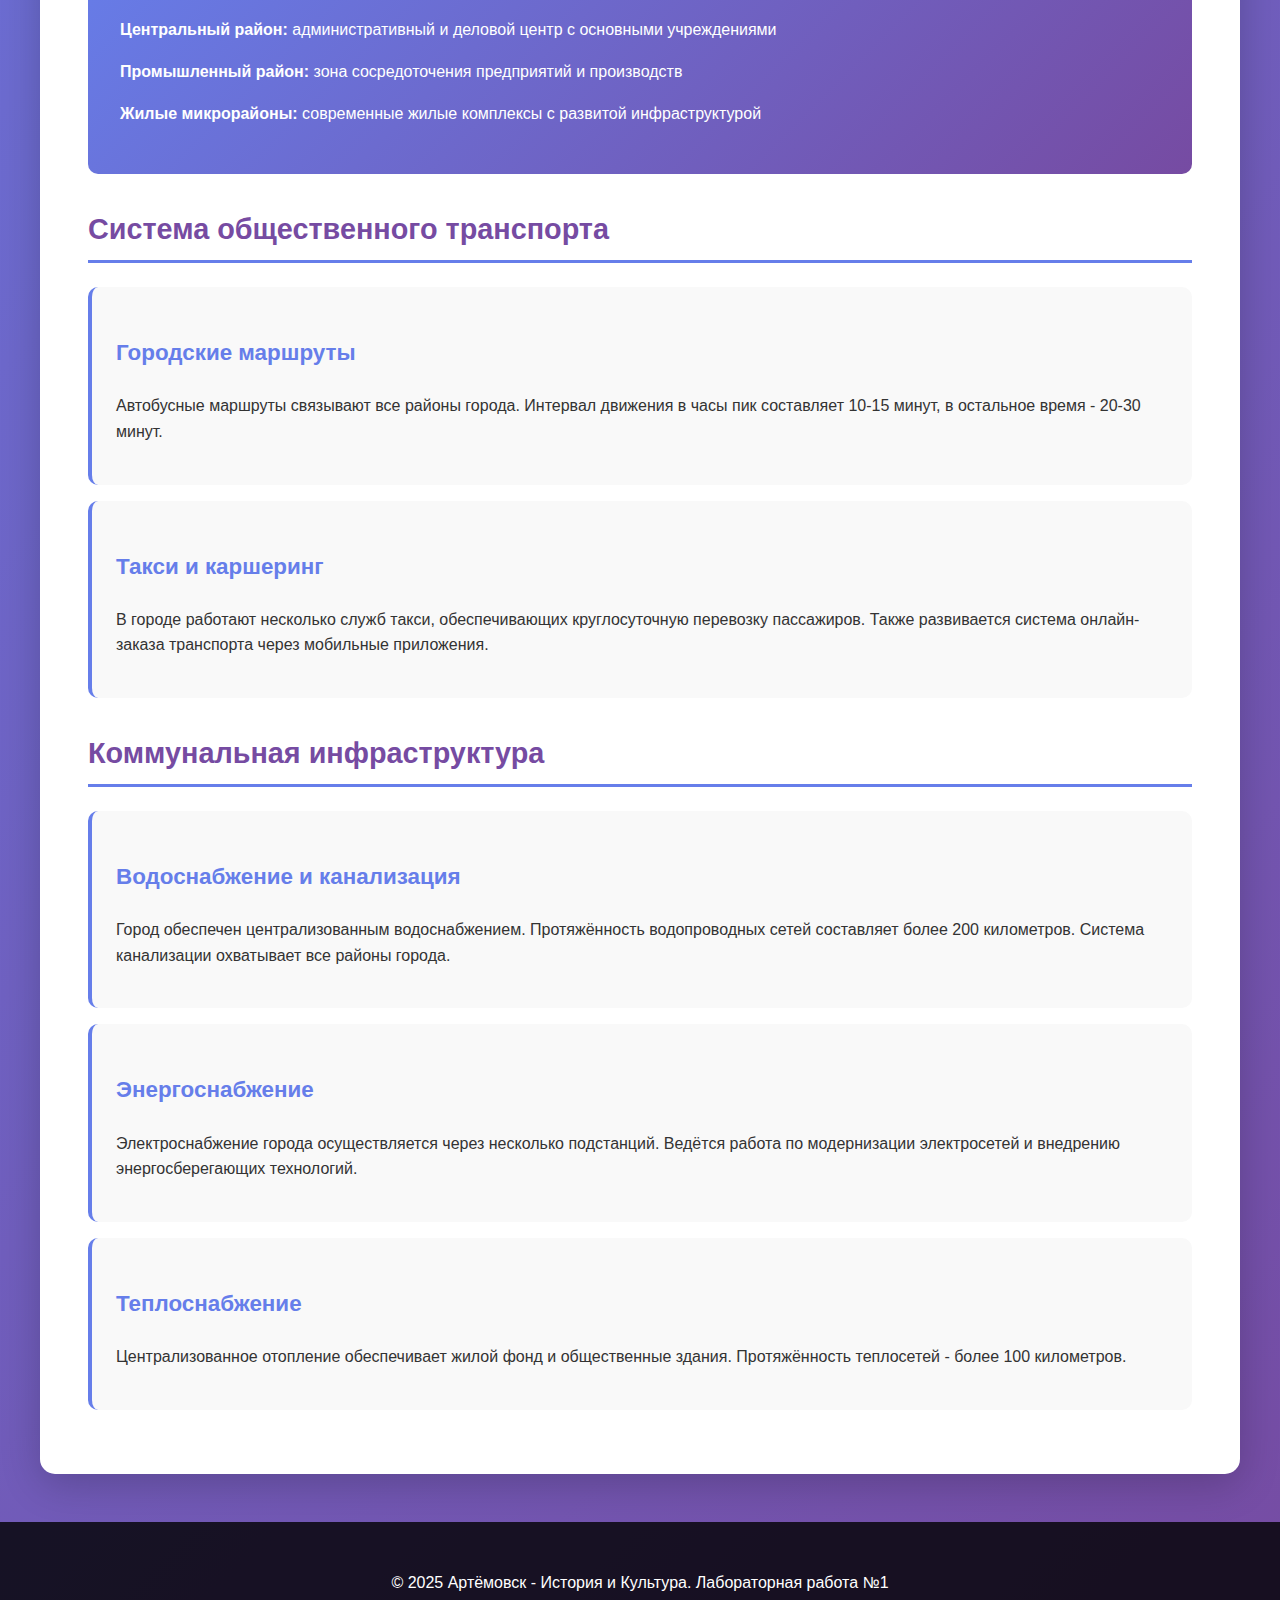
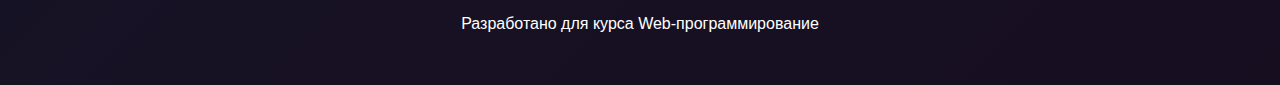
<file: infrastructure.html>
<!DOCTYPE html>
<html lang="ru">
<head>
    <meta charset="UTF-8">
    <meta name="viewport" content="width=device-width, initial-scale=1.0">
    <title>Инфраструктура - Артёмовск</title>
    <link rel="stylesheet" href="css/styles.css">
</head>
<body>
    <nav>
        <ul>
            <li><a href="index.html">Главная</a></li>
            <li><a href="about.html">О разработчике</a></li>
            <li><a href="history.html">История города</a></li>
            <li><a href="infrastructure.html" class="active">Инфраструктура</a></li>
            <li><a href="culture.html">Культура</a></li>
            <li><a href="contact.html">Обратная связь</a></li>
        </ul>
    </nav>

    <div class="container">
        <div class="page">
            <h1>Инфраструктура Артёмовска</h1>

            <div class="info-card">
                <h3>Географическое положение</h3>
                <p>Артёмовск расположен в центральной части Донецкой области, в живописной местности с холмистым рельефом. Город находится на важных транспортных магистралях, соединяющих восточные и центральные регионы.</p>
                <p>Географические координаты: 48°36' северной широты и 38°00' восточной долготы. Высота над уровнем моря составляет около 200 метров.</p>
            </div>

            <h2>Транспортная система</h2>

            <div class="news-item">
                <h3>Автомобильный транспорт</h3>
                <p>Через город проходят важные автомобильные магистрали, связывающие Артёмовск с крупными городами региона. Развитая сеть городских автобусных маршрутов обеспечивает удобное перемещение по городу.</p>
                <p>В городе действуют более 15 маршрутов общественного транспорта, которые охватывают все районы и обеспечивают связь с пригородными населёнными пунктами.</p>
            </div>

            <div class="news-item">
                <h3>Железнодорожное сообщение</h3>
                <p>Железнодорожный вокзал Артёмовска является важным транспортным узлом, обеспечивающим пассажирские и грузовые перевозки. Станция соединяет город с основными направлениями Донецкой области.</p>
                <p>Ежедневно через станцию проходят пригородные и междугородние поезда, обеспечивая связь с региональными центрами.</p>
            </div>

            <div class="news-item">
                <h3>Дорожная сеть</h3>
                <p>Общая протяжённость городских дорог составляет более 150 километров. Ведётся постоянная работа по ремонту и модернизации дорожного покрытия, установке современного освещения.</p>
            </div>

            <h2>Административное деление</h2>
            <p>Город разделен на несколько административных районов, каждый из которых имеет свою специфику и инфраструктуру. Центральный район является административным и культурным центром города.</p>

            <div class="info-card">
                <h3>Основные районы города</h3>
                <p><strong>Центральный район:</strong> административный и деловой центр с основными учреждениями</p>
                <p><strong>Промышленный район:</strong> зона сосредоточения предприятий и производств</p>
                <p><strong>Жилые микрорайоны:</strong> современные жилые комплексы с развитой инфраструктурой</p>
            </div>

            <h2>Система общественного транспорта</h2>
            <div class="news-item">
                <h3>Городские маршруты</h3>
                <p>Автобусные маршруты связывают все районы города. Интервал движения в часы пик составляет 10-15 минут, в остальное время - 20-30 минут.</p>
            </div>

            <div class="news-item">
                <h3>Такси и каршеринг</h3>
                <p>В городе работают несколько служб такси, обеспечивающих круглосуточную перевозку пассажиров. Также развивается система онлайн-заказа транспорта через мобильные приложения.</p>
            </div>

            <h2>Коммунальная инфраструктура</h2>
            <div class="news-item">
                <h3>Водоснабжение и канализация</h3>
                <p>Город обеспечен централизованным водоснабжением. Протяжённость водопроводных сетей составляет более 200 километров. Система канализации охватывает все районы города.</p>
            </div>

            <div class="news-item">
                <h3>Энергоснабжение</h3>
                <p>Электроснабжение города осуществляется через несколько подстанций. Ведётся работа по модернизации электросетей и внедрению энергосберегающих технологий.</p>
            </div>

            <div class="news-item">
                <h3>Теплоснабжение</h3>
                <p>Централизованное отопление обеспечивает жилой фонд и общественные здания. Протяжённость теплосетей - более 100 километров.</p>
            </div>
        </div>
    </div>

    <footer>
        <p>&copy; 2025 Артёмовск - История и Культура. Лабораторная работа №1</p>
        <p>Разработано для курса Web-программирование</p>
    </footer>
</body>
</html>
</file>
<file: css/styles.css>
:before, :after {
    box-sizing: border-box;
}

body {
    font-family: 'Segoe UI', Tahoma, Geneva, Verdana, sans-serif;
    margin: 0;
    padding: 0;
    background: linear-gradient(135deg, #667eea 0%, #764ba2 100%);
    color: #333;
    line-height: 1.6;
    min-height: 100vh;
}

nav {
    background: rgba(255, 255, 255, 0.95);
    padding: 1rem 0;
    position: sticky;
    top: 0;
    box-shadow: 0 2px 10px rgba(0,0,0,0.1);
    z-index: 1000;
}

    nav ul {
        list-style: none;
        display: flex;
        justify-content: center;
        margin: 0;
        padding: 0;
        flex-wrap: wrap;
    }

    nav li {
        margin: 0 1.5rem;
    }

    nav a {
        text-decoration: none;
        color: #667eea;
        font-weight: 600;
        transition: color 0.3s;
    }

        nav a:hover {
            color: #764ba2;
        }

        nav a.active {
            color: #764ba2;
            border-bottom: 2px solid #764ba2;
        }

.container {
    max-width: 1200px;
    margin: 2rem auto;
    padding: 0 2rem;
}

.page {
    background: white;
    border-radius: 15px;
    padding: 3rem;
    box-shadow: 0 10px 40px rgba(0,0,0,0.2);
    margin-bottom: 2rem;
}

h1 {
    color: #667eea;
    font-size: 2.5rem;
    margin-bottom: 1rem;
    text-align: center;
}

h2 {
    color: #764ba2;
    font-size: 1.8rem;
    margin-top: 2rem;
    border-bottom: 3px solid #667eea;
    padding-bottom: 0.5rem;
}

h3 {
    color: #667eea;
    font-size: 1.4rem;
    margin-top: 1.5rem;
}

.hero {
    background: linear-gradient(rgba(102, 126, 234, 0.8), rgba(118, 75, 162, 0.8));
    color: white;
    padding: 4rem 2rem;
    text-align: center;
    border-radius: 15px;
    margin-bottom: 2rem;
}

    .hero h1 {
        color: white;
        font-size: 3rem;
        margin: 0;
    }

    .hero p {
        font-size: 1.2rem;
        margin-top: 1rem;
    }

.photo-gallery {
    display: grid;
    grid-template-columns: repeat(auto-fit, minmax(250px, 1fr));
    gap: 1.5rem;
    margin: 2rem 0;
}

.photo-item {
    background: #f5f5f5;
    border-radius: 10px;
    overflow: hidden;
    box-shadow: 0 4px 6px rgba(0,0,0,0.1);
    transition: transform 0.3s;
}

    .photo-item:hover {
        transform: translateY(-5px);
    }

.photo-placeholder {
    width: 100%;
    height: 200px;
    background: linear-gradient(135deg, #667eea, #764ba2);
    display: flex;
    align-items: center;
    justify-content: center;
    color: white;
    font-size: 1.2rem;
}

.photo-caption {
    padding: 1rem;
    text-align: center;
}

.bio-section {
    background: #f9f9f9;
    padding: 2rem;
    border-radius: 10px;
    margin: 2rem 0;
}

.skills-chart {
    background: white;
    padding: 2rem;
    border-radius: 10px;
    box-shadow: 0 2px 4px rgba(0,0,0,0.1);
}

.skill-bar {
    margin: 1.5rem 0;
}

.skill-name {
    font-weight: 600;
    margin-bottom: 0.5rem;
    color: #667eea;
}

.bar-container {
    background: #e0e0e0;
    border-radius: 10px;
    overflow: hidden;
    height: 25px;
    position: relative;
}

.bar-fill {
    background: linear-gradient(90deg, #667eea, #764ba2);
    height: 100%;
    border-radius: 10px;
    display: flex;
    align-items: center;
    justify-content: flex-end;
    padding-right: 10px;
    color: white;
    font-weight: 600;
    transition: width 1s;
}

.history-table {
    width: 100%;
    border-collapse: collapse;
    margin: 2rem 0;
    box-shadow: 0 2px 4px rgba(0,0,0,0.1);
}

    .history-table th {
        background: #667eea;
        color: white;
        padding: 1rem;
        text-align: left;
    }

    .history-table td {
        padding: 1rem;
        border-bottom: 1px solid #e0e0e0;
    }

    .history-table tr:hover {
        background: #f5f5f5;
    }

.info-card {
    background: linear-gradient(135deg, #667eea 0%, #764ba2 100%);
    color: white;
    padding: 2rem;
    border-radius: 10px;
    margin: 1rem 0;
}

    .info-card h3 {
        margin-top: 0;
        color: white;
    }

.news-item {
    background: #f9f9f9;
    padding: 1.5rem;
    border-radius: 10px;
    margin: 1rem 0;
    border-left: 4px solid #667eea;
}

.news-date {
    color: #764ba2;
    font-weight: 600;
    font-size: 0.9rem;
}

.contact-form {
    background: #f9f9f9;
    padding: 2rem;
    border-radius: 10px;
}

.form-group {
    margin: 1.5rem 0;
}

label {
    display: block;
    margin-bottom: 0.5rem;
    font-weight: 600;
    color: #667eea;
}

input, textarea {
    width: 100%;
    padding: 0.75rem;
    border: 2px solid #e0e0e0;
    border-radius: 5px;
    font-family: inherit;
    transition: border-color 0.3s;
}

    input:focus, textarea:focus {
        outline: none;
        border-color: #667eea;
    }

button {
    background: linear-gradient(135deg, #667eea, #764ba2);
    color: white;
    border: none;
    padding: 1rem 2rem;
    border-radius: 5px;
    cursor: pointer;
    font-size: 1rem;
    font-weight: 600;
    transition: transform 0.3s;
}

    button:hover {
        transform: scale(1.05);
    }

footer {
    background: rgba(0,0,0,0.8);
    color: white;
    text-align: center;
    padding: 2rem;
    margin-top: 3rem;
}
</file>
